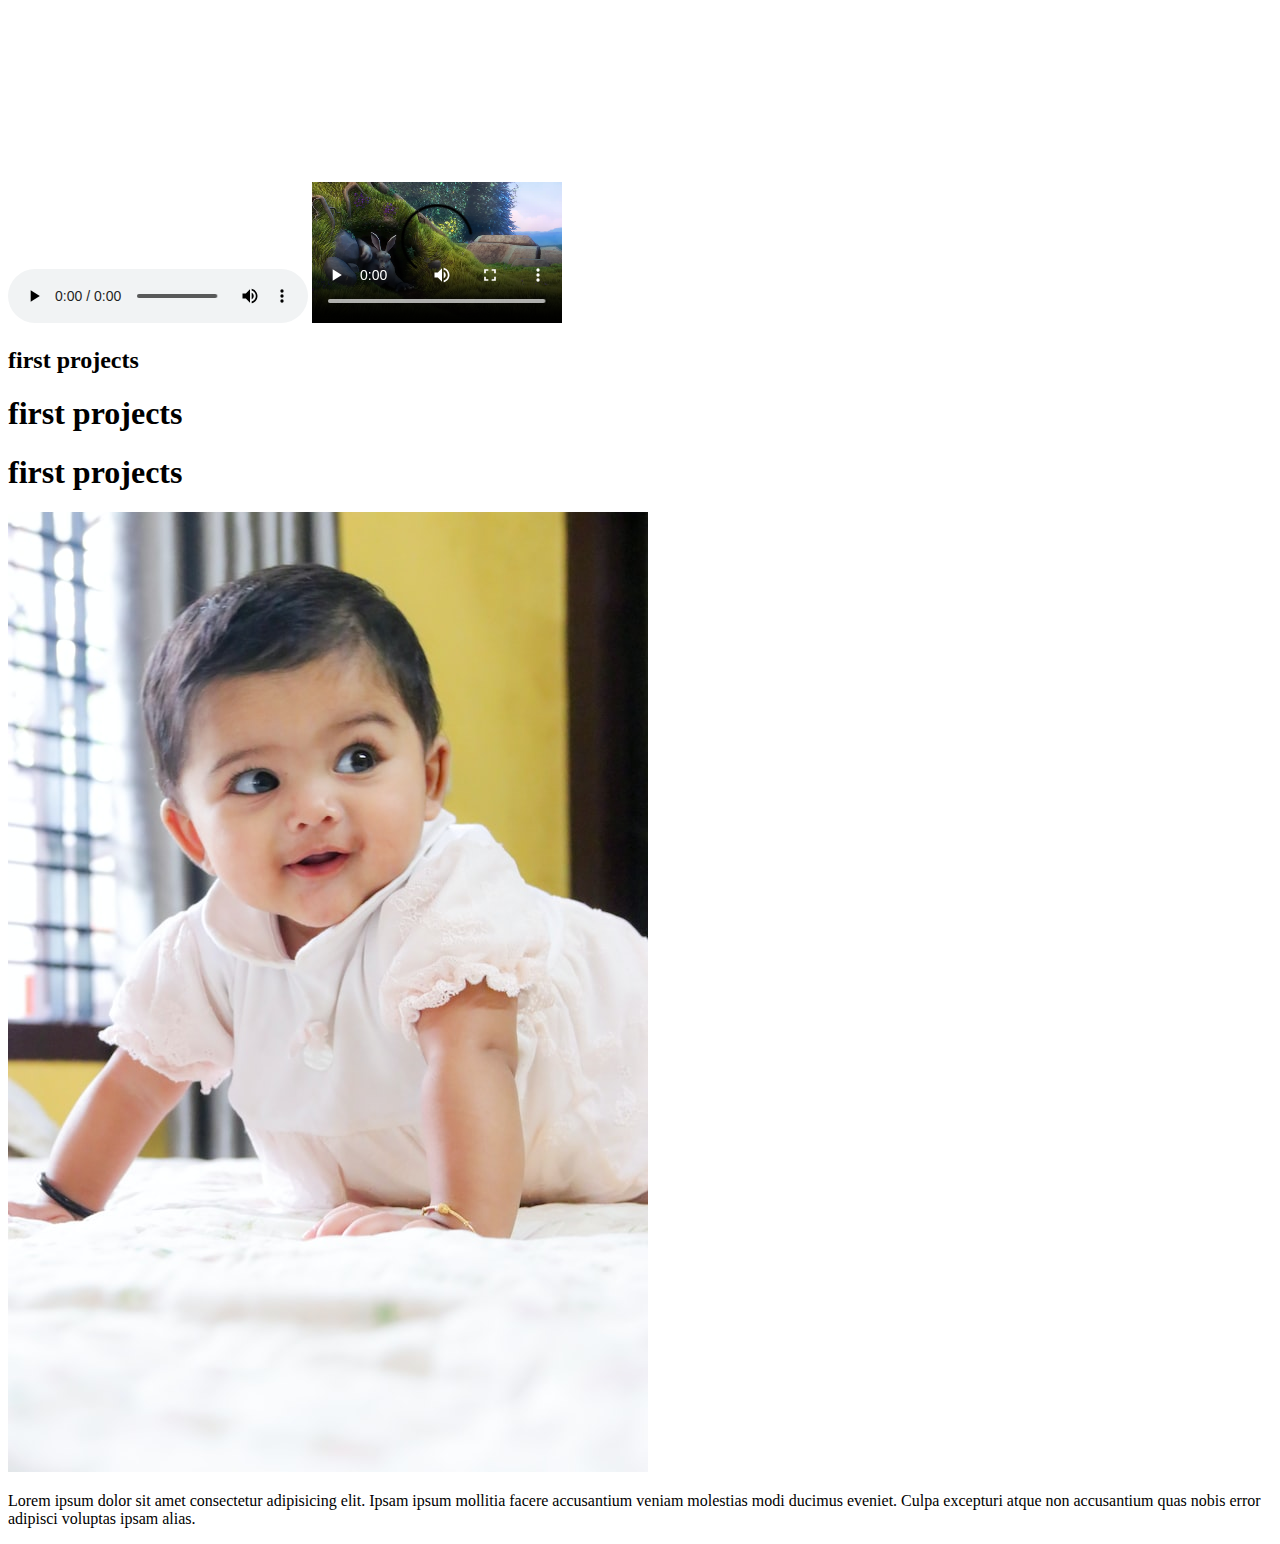
<file: index.html>
<!DOCTYPE html>
<html lang="en">
<head>
    <meta charset="UTF-8">
    <meta http-equiv="X-UA-Compatible" content="IE=edge">
    <meta name="viewport" content="width=device-width, initial-scale=1.0">
    <title>first projects</title>
</head>
<body>
    <audio src="audio/goat baby.mp3" controls></audio>
    <video src="audio/video1.mp4" controls width="250"></video>
    <iframe width="560" height="315" src="https://www.youtube.com/embed/Rim14e5_Hwc" title="YouTube video player" frameborder="0" allow="accelerometer; autoplay; clipboard-write; encrypted-media; gyroscope; picture-in-picture; web-share" allowfullscreen></iframe>
    <h2>first projects</h2>
    <h1>first projects</h1>
    <h1>first projects</h1>
    <img src="/public/baby2.jpg" alt="">
    <p>Lorem ipsum dolor sit amet consectetur adipisicing elit. Ipsam ipsum mollitia facere accusantium veniam molestias modi ducimus eveniet. Culpa excepturi atque non accusantium quas nobis error adipisci voluptas ipsam alias.</p>
</body>
</html>
</file>
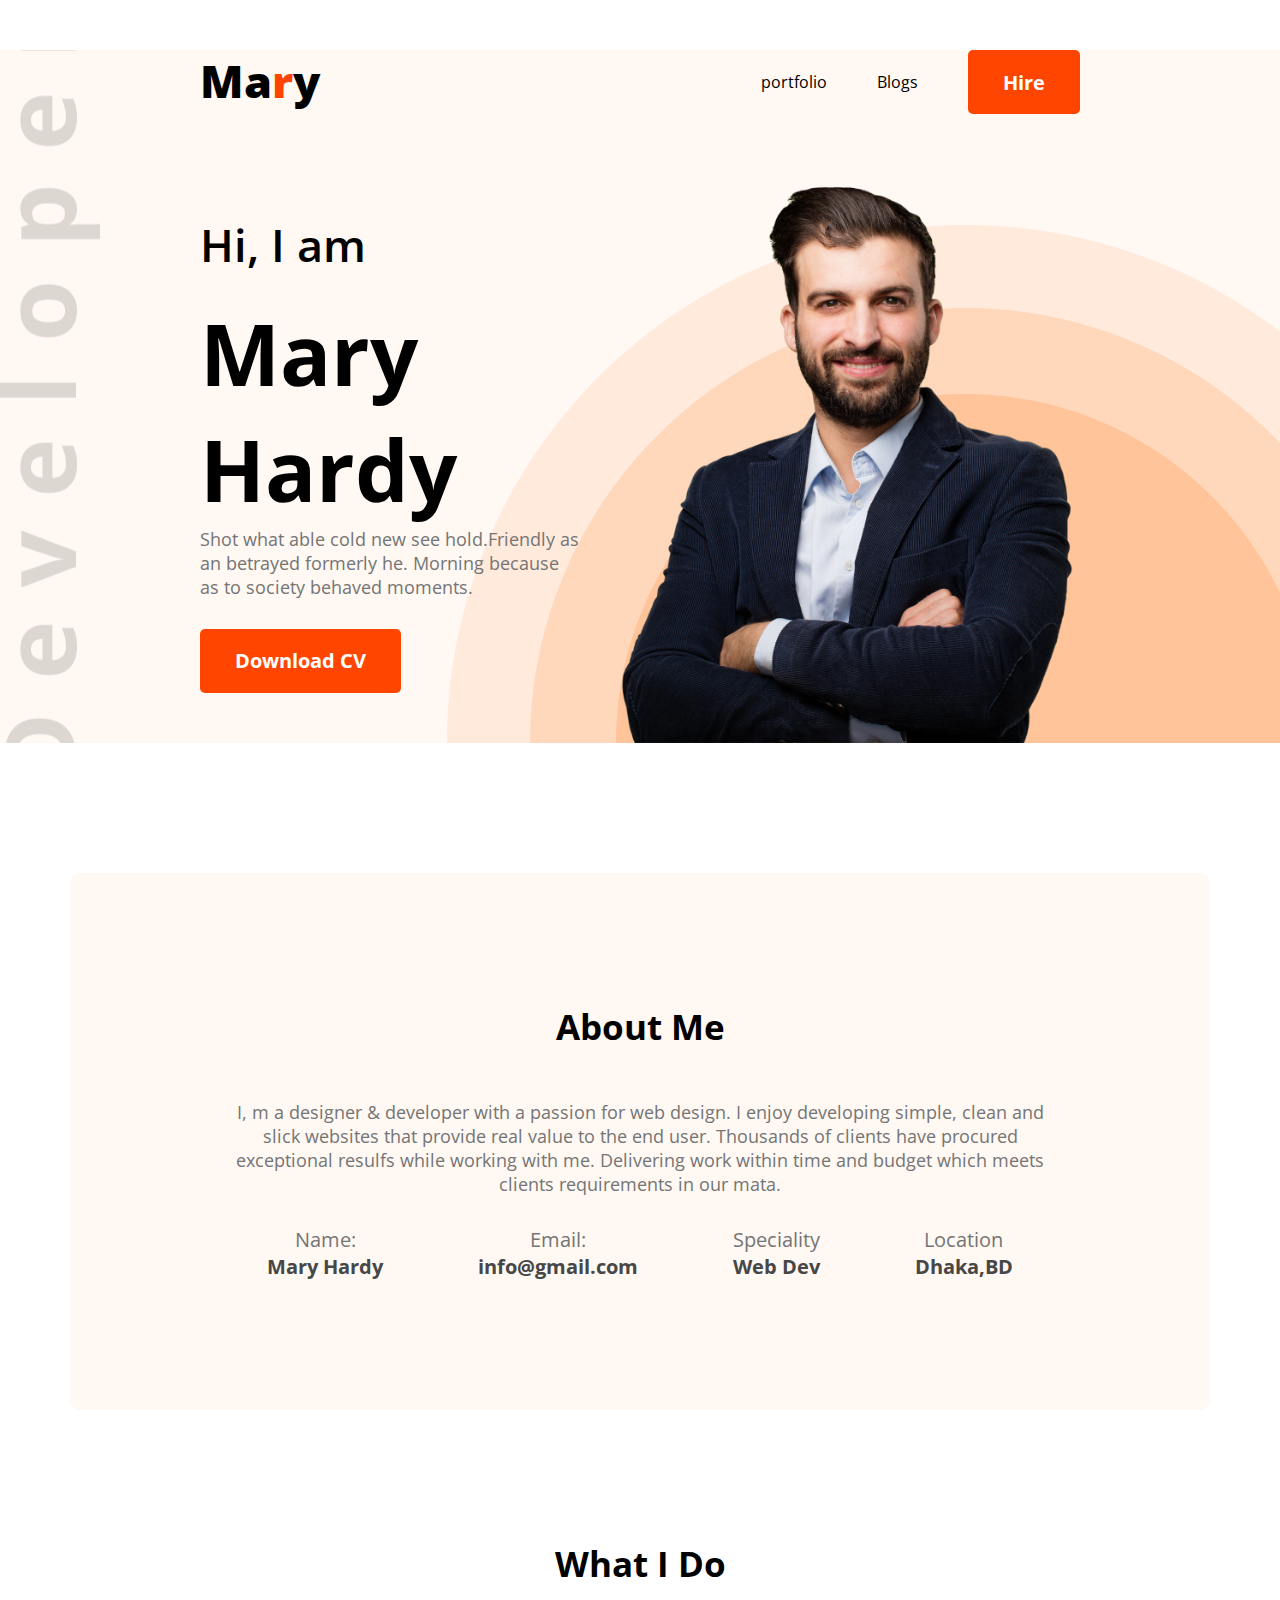
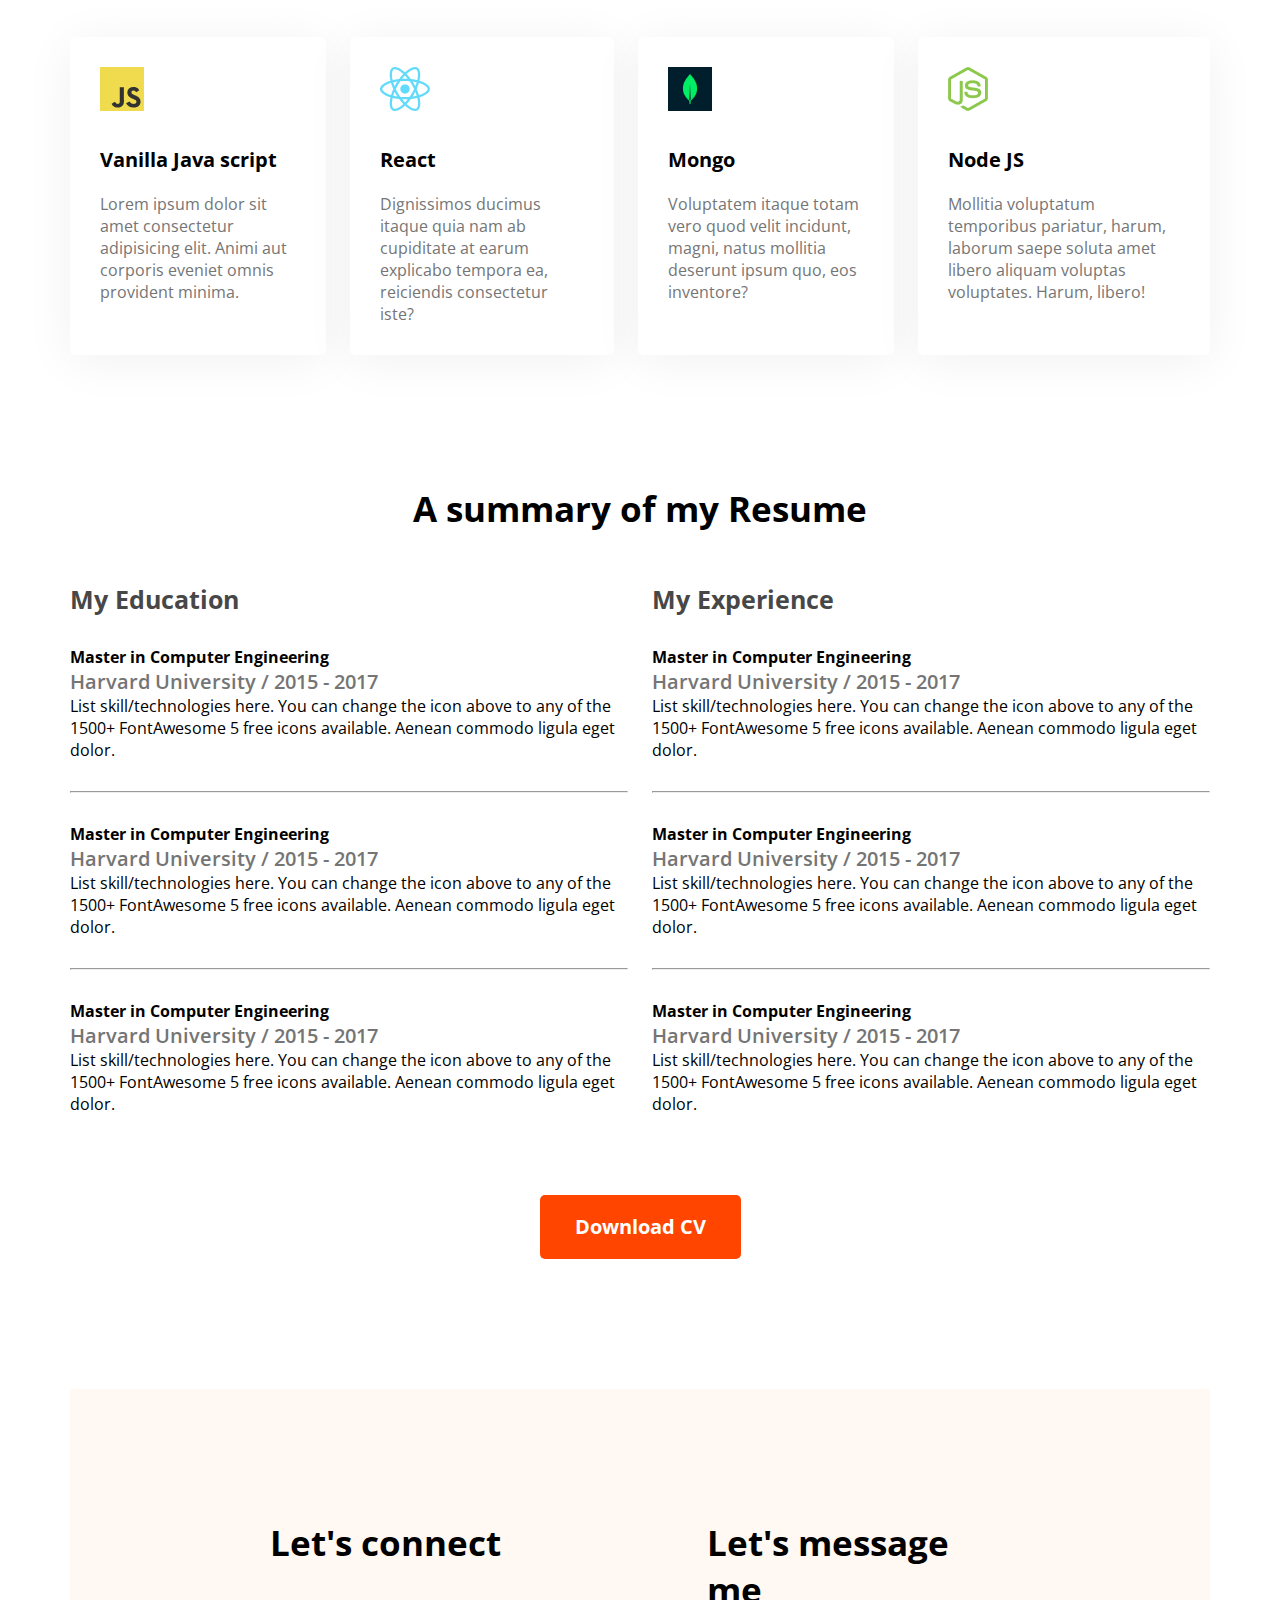
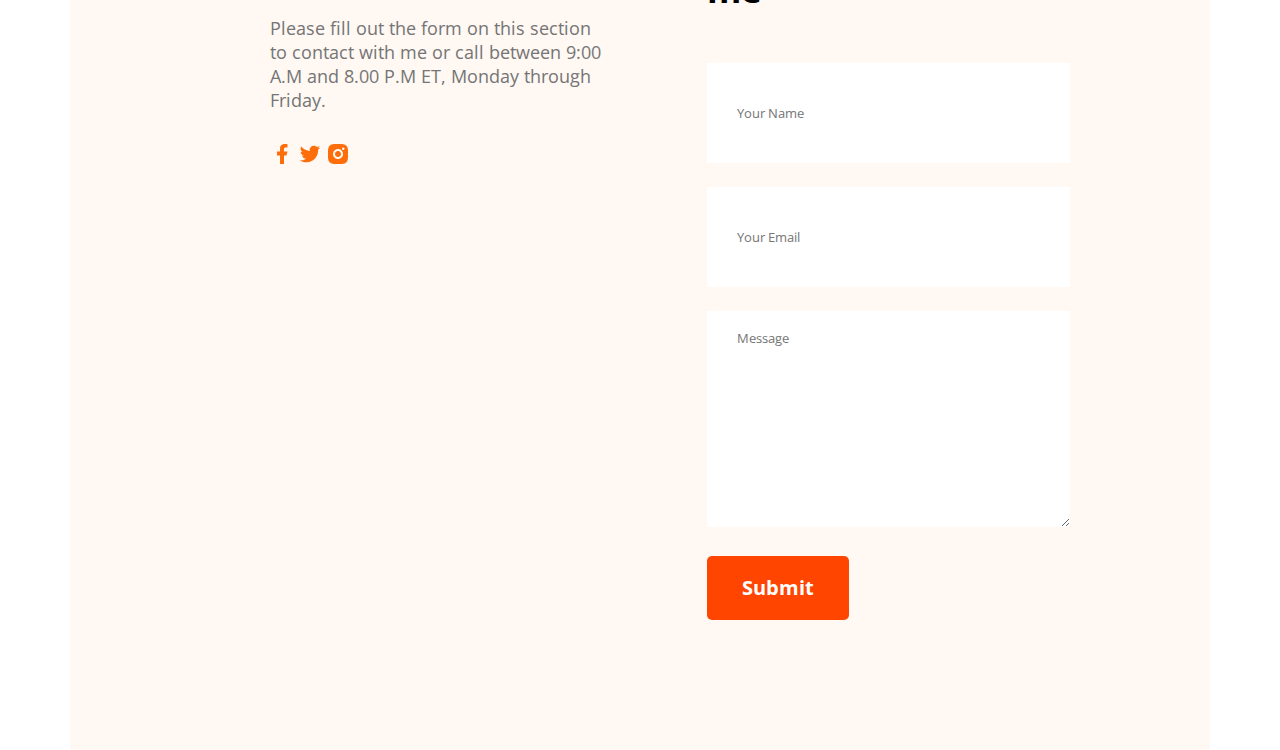
<file: Developer portfolio m5.html>
<!DOCTYPE html>
<html lang="en">
<head>
    <meta charset="UTF-8">
    <meta http-equiv="X-UA-Compatible" content="IE=edge">
    <meta name="viewport" content="width=device-width, initial-scale=1.0">
    <title>Developer portfolio</title>
    <link rel="stylesheet" href="Developer portfolio m5.css">
    <link rel="preconnect" href="https://fonts.googleapis.com">
<link rel="preconnect" href="https://fonts.gstatic.com" crossorigin>
<link href="https://fonts.googleapis.com/css2?family=Open+Sans&display=swap" rel="stylesheet">
</head>
<body>
    <header class="header">
        <nav>
            <h2 class="nav-title">Ma<span class="text-primary">r</span>y</h2>
            <ul>
                <li>portfolio</li>
                <li>Blogs</li>
                <li><button class="btn-primary">Hire</button></li>
            </ul>
        </nav>
       <!--header banner -->
       <div class="banner">
        <div>
            <h3 class="banner-sub-title">Hi, I am </h3>
            <h1 class="banner-title">Mary Hardy</h1>
            <p class="banner-description">Shot what able cold new see hold.Friendly as an betrayed formerly he. Morning because as to society behaved moments.</p>
            <button class="btn-primary">Download CV</button>
        </div>
        <img width="500" src="./public/hardy.png" alt="">
       </div>
    </header>
    <main>
       <section class="about">
        <h3 class="section-title">About Me</h3>
        <p class="section-description">I, m a designer & developer with a passion for web design. I enjoy developing simple, clean and slick websites that provide real value to the end user. Thousands of clients have procured exceptional resulfs while working with me. Delivering work within time and budget which meets clients requirements in our mata.</p>
        <div class="about-info-container">
            <div class="about-info">
                <p class="info-title">Name:</p>
                <p class="info-description">Mary Hardy</p>
            </div>
            <div class="about-info">
                <p class="info-title">Email:</p>
                <p class="info-description">info@gmail.com</p>
            </div>
            <div class="about-info">
                <p class="info-title">Speciality</p>
                <p class="info-description">Web Dev</p>
            </div>
            <div class="about-info">
                <p class="info-title">Location</p>
                <p class="info-description">Dhaka,BD</p>
            </div>
        </div>
 </section>
 <!-- what i do section  -->
  <section class="what-i-do">
         <h3 class="section-title">What I Do</h3>
         <!-- .skills-container>.skill*4>img+p.skill-title+p.skill-description>lorem15 -->
         <div class="skills-container">
            <div class="skill">
                <img src="/public/js.png" alt="">
                <p class="skill-title">Vanilla Java script</p>
                <p class="skill-description">Lorem ipsum dolor sit amet consectetur adipisicing elit. Animi aut corporis eveniet omnis provident minima.</p>
            </div>
            <div class="skill">
                <img src="/public/react.png" alt="">
                <p class="skill-title">React</p>
                <p class="skill-description">Dignissimos ducimus itaque quia nam ab cupiditate at earum explicabo tempora ea, reiciendis consectetur iste?</p>
            </div>
            <div class="skill">
                <img src="/public/mongo.png" alt="">
                <p class="skill-title">Mongo</p>
                <p class="skill-description">Voluptatem itaque totam vero quod velit incidunt, magni, natus mollitia deserunt ipsum quo, eos inventore?</p>
            </div>
            <div class="skill">
                <img src="/public/nodejs.png" alt="">
                <p class="skill-title">Node JS</p>
                <p class="skill-description">Mollitia voluptatum temporibus pariatur, harum, laborum saepe soluta amet libero aliquam voluptas voluptates. Harum, libero!</p>
            </div>
         </div>
 </section>
 <!-- resume section -->
 <section class="resume">
    <h3 class="section-title">A summary of my Resume</h3>
    <div class="resume-content">
        <div>
            <h3 class="resume-title">My Education</h3>
            <div class="resume-item">
                <h4 class="title">Master in Computer Engineering</h4>
                <h5 class="sub-title">Harvard University / 2015 - 2017</h5>
                <p class="description">List skill/technologies here. You can change the icon above to any of the 1500+ FontAwesome 5 free icons available. Aenean commodo ligula eget dolor.</p>
            </div>
            <hr>
            <div class="resume-item">
                <h4 class="title">Master in Computer Engineering</h4>
                <h5 class="sub-title">Harvard University / 2015 - 2017</h5>
                <p class="description">List skill/technologies here. You can change the icon above to any of the 1500+ FontAwesome 5 free icons available. Aenean commodo ligula eget dolor.</p>
            </div>
            <hr>
            <div class="resume-item">
                <h4 class="title">Master in Computer Engineering</h4>
                <h5 class="sub-title">Harvard University / 2015 - 2017</h5>
                <p class="description">List skill/technologies here. You can change the icon above to any of the 1500+ FontAwesome 5 free icons available. Aenean commodo ligula eget dolor.</p>
            </div>
        </div>
        <div>
            <h3 class="resume-title">My Experience</h3>
            <div class="resume-item">
                <h4 class="title">Master in Computer Engineering</h4>
                <h5 class="sub-title">Harvard University / 2015 - 2017</h5>
                <p class="description">List skill/technologies here. You can change the icon above to any of the 1500+ FontAwesome 5 free icons available. Aenean commodo ligula eget dolor.</p>
            </div>
            <hr>
            <div class="resume-item">
                <h4 class="title">Master in Computer Engineering</h4>
                <h5 class="sub-title">Harvard University / 2015 - 2017</h5>
                <p class="description">List skill/technologies here. You can change the icon above to any of the 1500+ FontAwesome 5 free icons available. Aenean commodo ligula eget dolor.</p>
            </div>
            <hr>
            <div class="resume-item">
                <h4 class="title">Master in Computer Engineering</h4>
                <h5 class="sub-title">Harvard University / 2015 - 2017</h5>
                <p class="description">List skill/technologies here. You can change the icon above to any of the 1500+ FontAwesome 5 free icons available. Aenean commodo ligula eget dolor.</p>
            </div>
        </div>
    </div>
    <div class="resume-button">
        <button class="btn-primary">Download CV</button>
    </div>
 </section>
 <!-- contact section -->
 <section class="contact">
 <div>
    <h3 class="section-title">Let's connect</h3>
    <p class="section-description">Please fill out the form on this section to contact with me or call between 9:00 A.M and 8.00 P.M ET, Monday through Friday.</p>
    <a href=""><img src="./public/facebook.png" alt=""></a>
    <a href=""><img src="./public/twitter.png" alt=""></a>
    <a href=""><img src="./public/insta.png" alt=""></a>
 </div>
 <div>
   <h3 class="section-title"> Let's message me</h3>
   <form action="">
    <input type="text" name="" id="" placeholder="Your Name">
    <input type="email" name="" id="" placeholder="Your Email">
    <textarea name="" id="" cols="30" rows="10" placeholder="Message"></textarea>
    <input class="btn-primary" type="submit" value="Submit">
   </form>
 </div>
</section>
    </main>
    <footer>

    </footer>
    
</body>
</html>
</file>
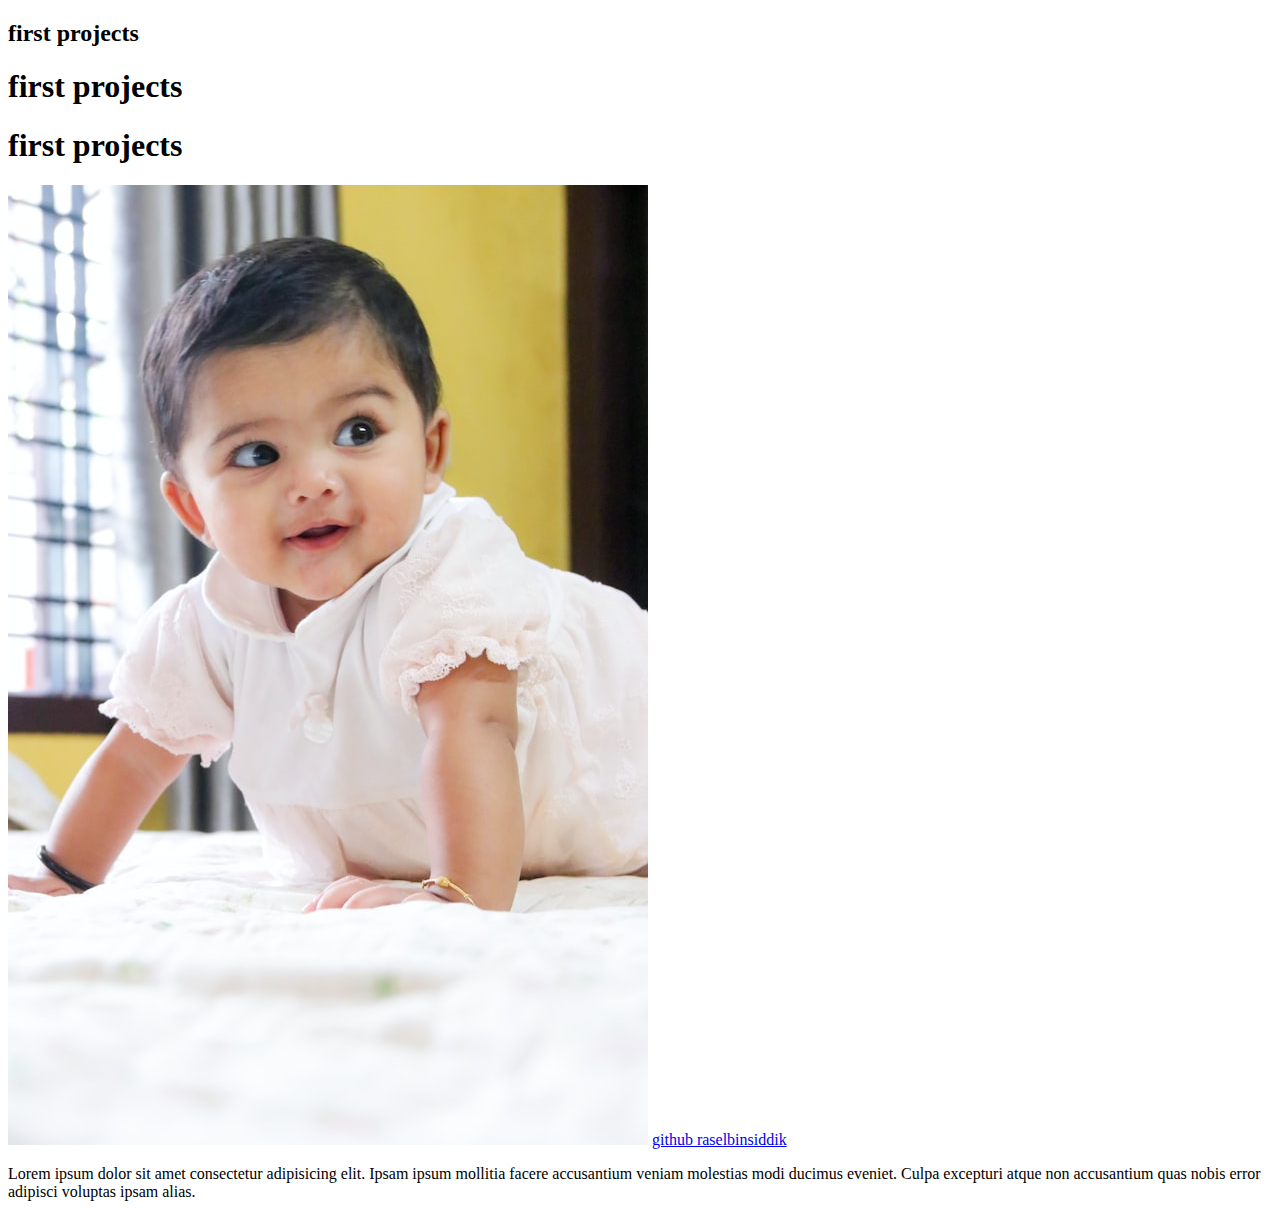
<file: first projects.html>
<!DOCTYPE html>
<html lang="en">
<head>
    <meta charset="UTF-8">
    <meta http-equiv="X-UA-Compatible" content="IE=edge">
    <meta name="viewport" content="width=device-width, initial-scale=1.0">
    <title>first projects</title>
</head>
<body>
    <h2>first projects</h2>
    <h1>first projects</h1>
    <h1>first projects</h1>
    <img src="/public/baby2.jpg" alt="">
    <a href="https://github.com/raselbinsiddik/first-project">github raselbinsiddik</a>
    <p>Lorem ipsum dolor sit amet consectetur adipisicing elit. Ipsam ipsum mollitia facere accusantium veniam molestias modi ducimus eveniet. Culpa excepturi atque non accusantium quas nobis error adipisci voluptas ipsam alias.</p>
</body>
</html>
</file>
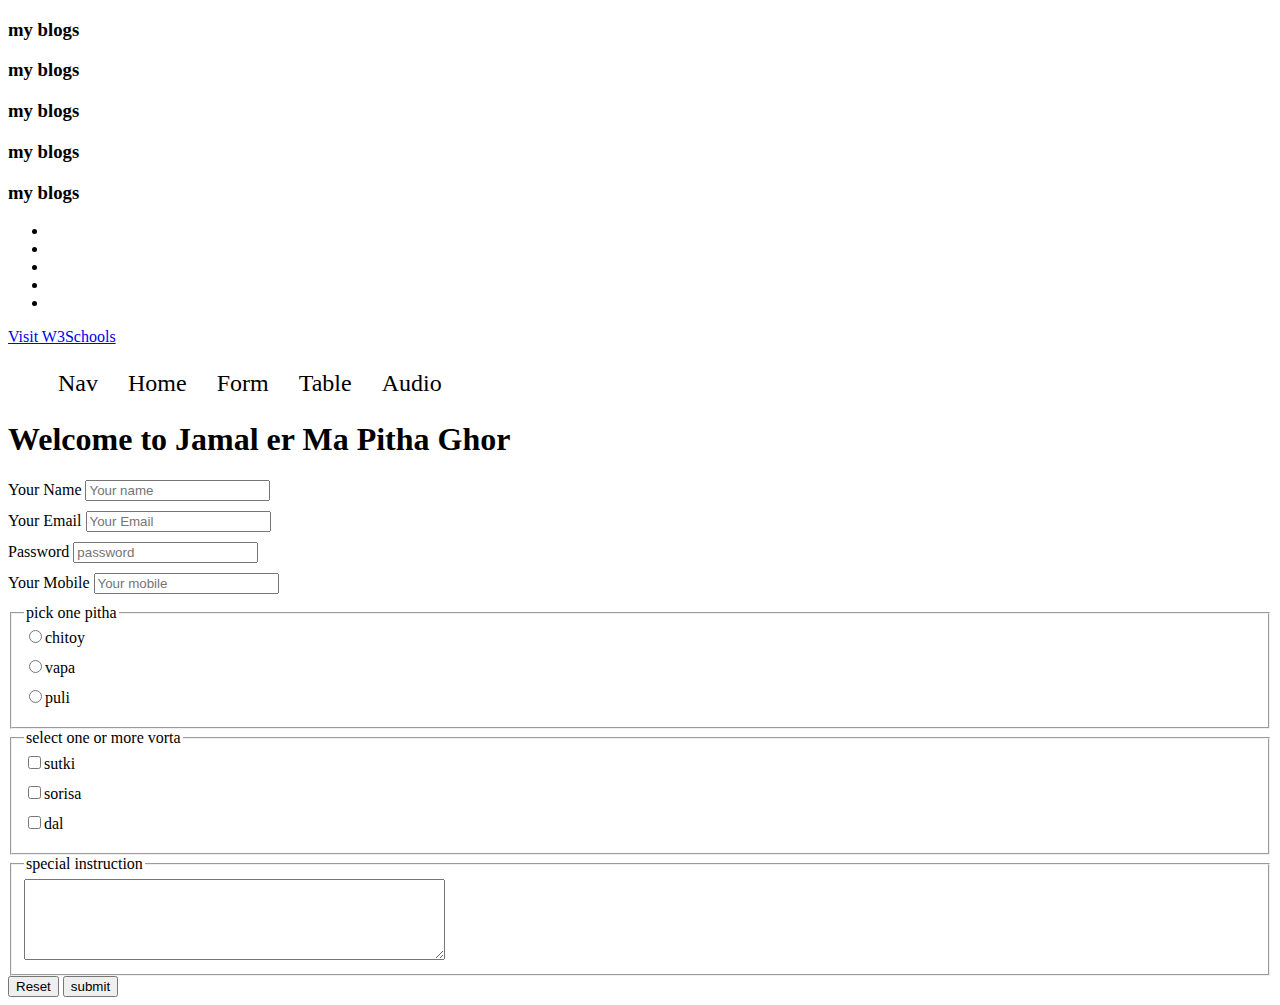
<file: Form.html>
<!DOCTYPE html>
<head>
    <meta charset="UTF-8">
    <meta http-equiv="X-UA-Compatible" content="IE=edge">
    <meta name="viewport" content="width=device-width, initial-scale=1.0">
    <title>Pitha Form</title>
     <link rel="stylesheet" href="navigation.css">
    <style>
        label{
            display: block;
            margin-bottom: 10px;
        }
    </style>
</head>
<body>
    <section>
        <article>
            <h3>my blogs</h3>
        </article>
        <article>
            <h3>my blogs</h3>
        </article>
        <article>
            <h3>my blogs</h3>
        </article>
        <article>
            <h3>my blogs</h3>
        </article>
        <article>
            <h3>my blogs</h3>
        </article>
    </section>
    <ul>
        <li><a href=""></a></li>
        <li><a href=""></a></li>
        <li><a href=""></a></li>
        <li><a href=""></a></li>
        <li><a href=""></a></li>
    </ul>
<a href="https://www.w3schools.com" target="_blank">Visit W3Schools</a>
    <header>
        <nav>
            <ul>
                <li><a href="navigation.html">Nav</a></li>
                <li><a href="home">Home</a></li>
                <li><a href="Form.html">Form</a></li>
                <li><a href="table.html">Table</a></li>
                <li><a href="audio">Audio</a></li>
            </ul>
        </nav>
    </header>
    <h1>Welcome to Jamal er Ma Pitha Ghor</h1>
    <form>
        <label for="name">Your Name 
            <input id="name" type="text" placeholder="Your name">
        </label>
        
       <label for="name Email">Your Email
             <input id="name" type="text" placeholder="Your Email">
       </label>
       <label for="passward">Password
             <input id="password" type="number" placeholder="password">
       
        </label>
       <label for="phone">Your Mobile
             <input id="phone" type="number" placeholder="Your mobile">
       </label>
            <fieldset>
               <legend> pick one pitha</legend>
               <label for="chitoy">
                <input type="radio" name="pitha" id="chitoy">chitoy
               </label>
               <label for="vapa">
                <input type="radio" name="pitha" id="vapa">vapa
               </label>
               <label for="puli">
                <input type="radio" name="pitha" id="puli">puli
               </label>
            </fieldset>
            <fieldset>
                <legend>select one or more vorta</legend>
                <label for="sutki">
                    <input type="checkbox" name="vorta" id="sutki">sutki
                </label>
                <label for="sorisa">
                    <input type="checkbox" name="vorta" id="sorisa">sorisa
                </label>
                <label for="dal">
                    <input type="checkbox" name="vorta" id="dal">dal
                </label>
            </fieldset>

            <fieldset>
                <legend>special instruction</legend>
                <textarea name="" id="" cols="50" rows="5"></textarea>
            </fieldset>
            <input type="reset" value="Reset">
            <input type="submit" value="submit">

    </form>
</body>
</html>
</file>
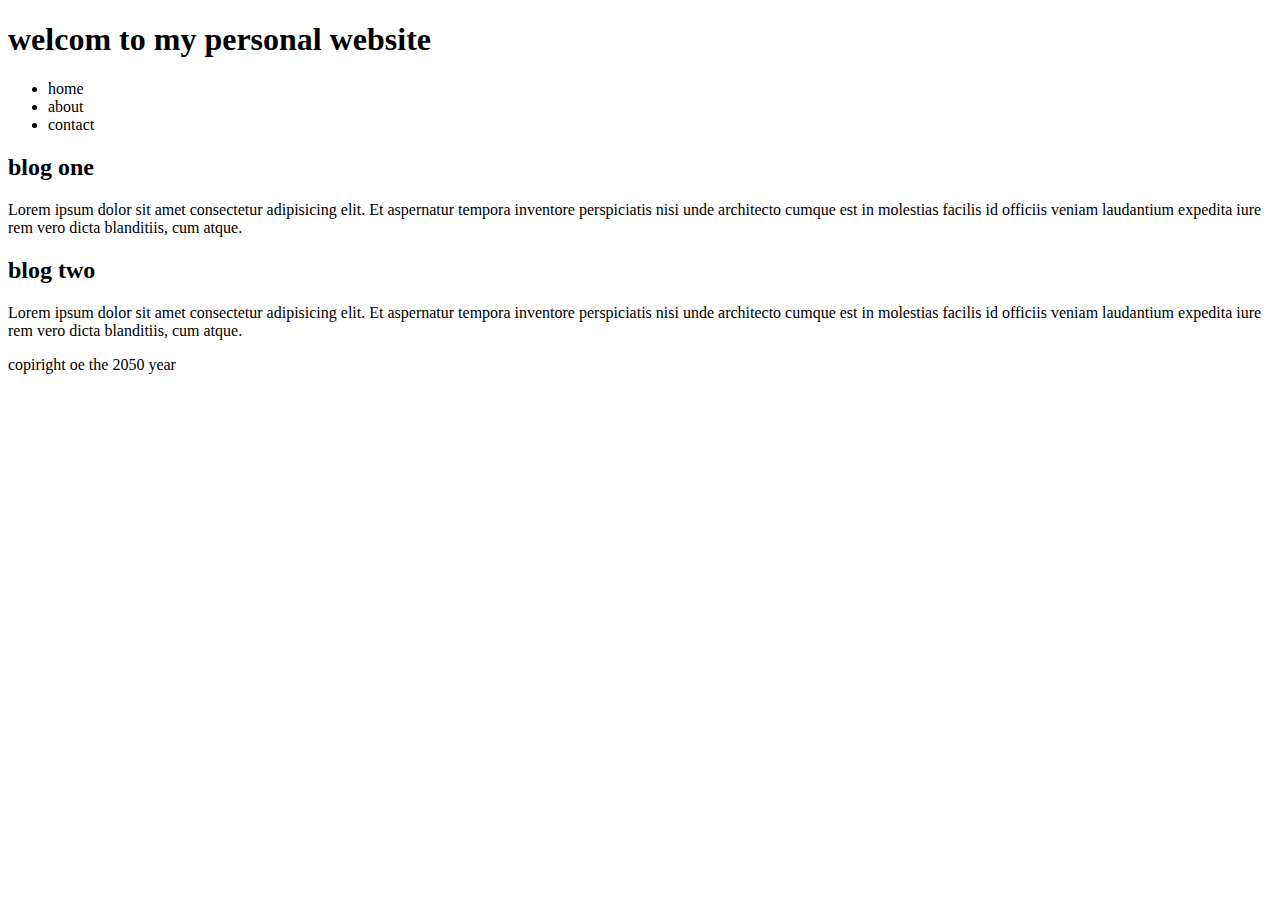
<file: semantic tag.html>
<!DOCTYPE html>
<html lang="en">
<head>
    <meta charset="UTF-8">
    <meta http-equiv="X-UA-Compatible" content="IE=edge">
    <meta name="viewport" content="width=device-width, initial-scale=1.0">
    <title>non semantic tag</title>
</head>
<body>
    <div class="header">
        <h1>welcom to my personal website</h1>
        <ul>
            <li>home</li>
            <li>about</li>
            <li>contact</li>
        </ul>
        
    </div>
    <div class="blogs">
        <div class="blog">
            <h2>blog one</h2>
            <p>Lorem ipsum dolor sit amet consectetur adipisicing elit. Et aspernatur tempora inventore perspiciatis nisi unde architecto cumque est in molestias facilis id officiis veniam laudantium expedita iure rem vero dicta blanditiis, cum atque.</p>
        </div>
        <h2>blog two</h2>
            <p>Lorem ipsum dolor sit amet consectetur adipisicing elit. Et aspernatur tempora inventore perspiciatis nisi unde architecto cumque est in molestias facilis id officiis veniam laudantium expedita iure rem vero dicta blanditiis, cum atque.</p>
        </div>
    </div>
    <div class="photo-album">

    </div>
    <div class="footer">
        <p>copiright oe the 2050 year</p>
    </div>
    
</body>
</html>
</file>
<file: Developer portfolio m5.css>
*{
   margin: 0;
   font-family: 'Open Sans', sans-serif;
}
.text-primary{
    color: orangered;
}
.btn-primary{
    color: #FFFFFF;
   font-weight: 700;
   font-size: 20px;
   border: 0;
   padding: 18px 35px;
   height: 64px;
   border-radius: 5px;
   background-color: orangered;
}
.header{
    background: #FFF8f3;
    background-image: url('/public/header_bg.png'), url('/public/developer.png');
    background-repeat: no-repeat;
    background-position: bottom right, left;
}
/* header and navigation */
nav{
    display: flex;
    justify-content: space-between;
    margin: 50px 200px;
}
.nav-title {
    font-weight: 800;
    font-size: 45px;

}
nav ul{
    display: flex;
     align-items: center;
}
nav li{
    list-style: none;
    margin-left: 50px;
   
}
/* banner styls */
.banner{
     display: flex;
     align-items: center;
    margin: 0 200px;
   
}
.banner-title{
   font-weight: 700;
   font-size: 85px;
}
.banner-sub-title{
    font-weight: 600;
    font-size: 45px;
    margin-bottom: 20px;
}
.banner-description{
    color:#757575;
    font-size: 18px;
    margin-bottom: 30px;
}
/* main section */
main{
    max-width: 1140px;
    margin: 0 auto;
}
section{
    margin-top: 130px;
}

/* about section styles */
.about{
    text-align: center;
    background-color: #FFF8f3;
    border-radius: 10px;
    padding: 130px 150px;

}
.section-title{
    text-align: center;
     font-weight: 700;
     font-size: 35px;
     margin-bottom: 50px;
}
.section-description{
     color: #757575;
     font-size: 18px;
     margin-bottom: 30px;
}
.about-info-container{
    display: flex;
    justify-content: space-around;
}
.about .info-title{
    font-size: 20px;
    color: #757575;
}
.info-description{
    font-weight: 700;
    font-size: 20px;
    color: #474747;
}

/* what i do */

.skills-container{
    display: flex;
    gap: 24px;
}
.skill{
    background-color: #FFFFFF;
    box-shadow: 0px 6px 50px rgba(0, 0, 0, 0.06);
    border-radius: 5px;
    padding: 30px;
}
.skill-title{
    font-weight: 700;
    font-size: 20px;
    margin-top: 30px;
    margin-bottom: 20px;
}
.skill-description{
    color: #757575;
}
/* reume styles */
.resume-content{
    display: flex;
    gap: 24px;
}
.resume-item{
    margin-top: 30px;
    margin-bottom: 30px;
}
.resume-title{
    font-weight: 700;
    font-size: 25px;
    color: #474747;
    margin-bottom: 10px;
}
.resume .sub-title{
    color: #757575;
    font-weight: 600;
    font-size: 20px;
}
.resume-description{
    color:#757575;
}

.resume-button{
    margin-top: 50px;
    text-align: center;
}
/* contact style */
.contact{
    display: flex;
    gap: 100px;
    background-color: #FFF8f3;
    padding: 130px 200px;
}
.contact .section-title{
    text-align: left;
}
.contact input[type="text"], input[type="email"], textarea{
    margin-bottom: 24px;
    border: 0;
    width: 100%;
    padding: 18px 30px;
}
input{
    height: 64px;
}
.contact a{
    text-decoration: none;
}
</file>
<file: navigation.css>
nav > ul{
    display: flex;
    font-size: 1.5rem;
    }
nav li{
    list-style: none;
    margin-right: 10px;
    padding: 0 10px;
}
nav li:hover{
    background-color: lightgray;
}
nav li a{
    text-decoration: none;
    color: black;
}
/* nested menu */
nav li .dropdown{
    display: none;
    position: absolute;
    background-color: lightyellow;
    padding-left: 5px;
}
nav li:hover > .dropdown{
    display: block;
}
</file>
